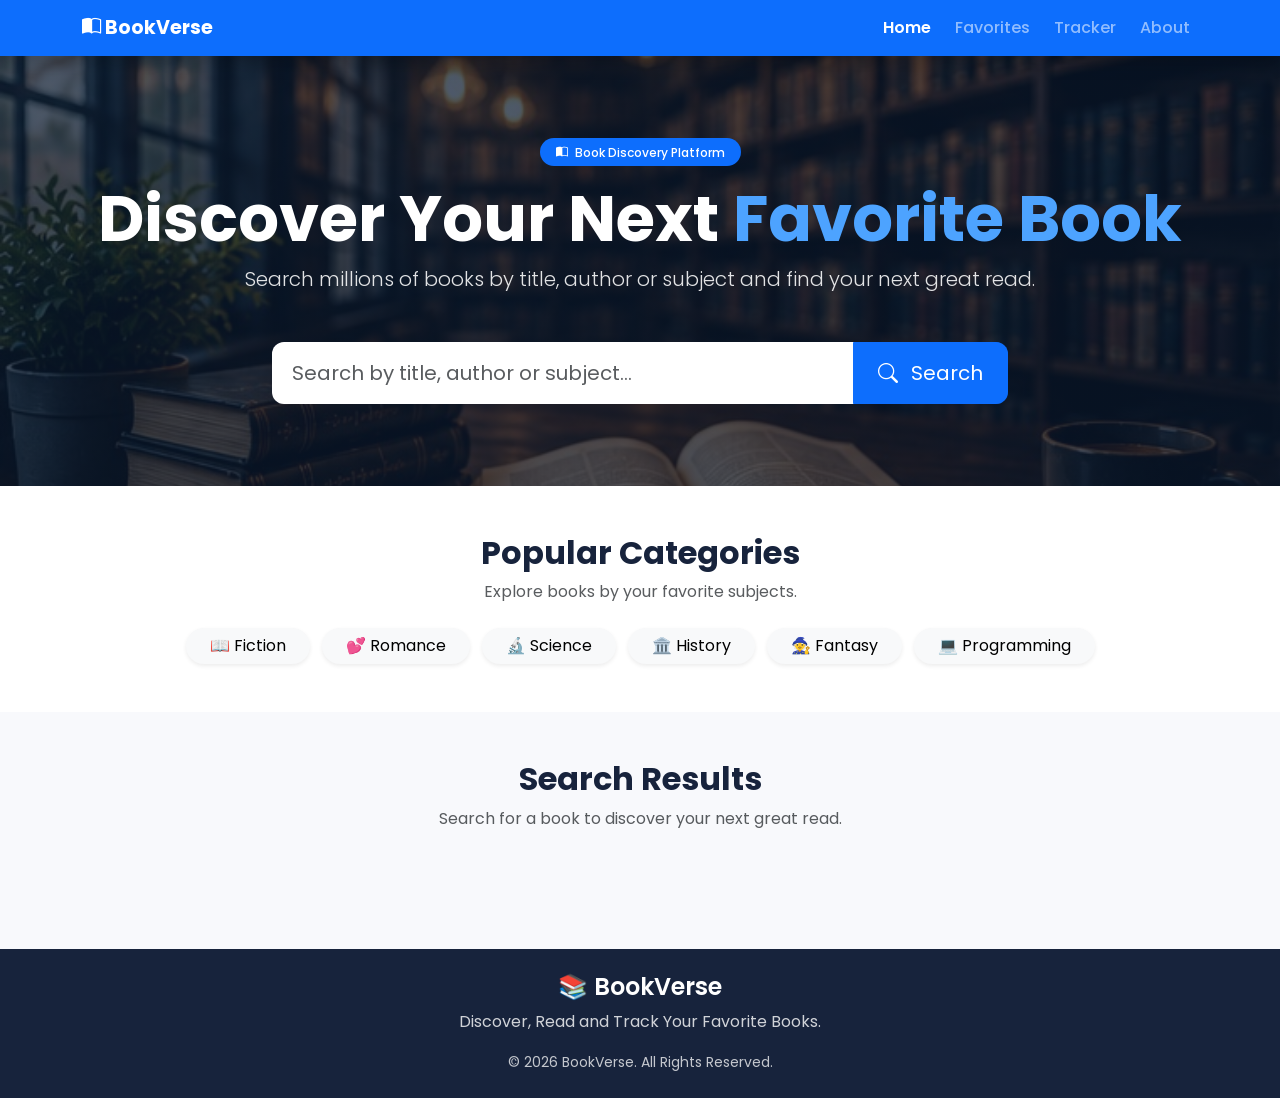
<file: Book tracker/index.html>
<!DOCTYPE html>
<html lang="en">

<head>

    <meta charset="UTF-8">
    <meta name="viewport" content="width=device-width, initial-scale=1.0">

    <title>BookVerse | Book Discovery and Reading Tracker</title>

    <!-- Google Font -->
    <link rel="preconnect" href="https://fonts.googleapis.com">
    <link rel="preconnect" href="https://fonts.gstatic.com" crossorigin>

    <link
        href="https://fonts.googleapis.com/css2?family=Poppins:wght@300;400;500;600;700&display=swap"
        rel="stylesheet">

    <!-- Bootstrap -->
    <link
        href="https://cdn.jsdelivr.net/npm/bootstrap@5.3.7/dist/css/bootstrap.min.css"
        rel="stylesheet">

    <!-- Bootstrap Icons -->
    <link
        rel="stylesheet"
        href="https://cdn.jsdelivr.net/npm/bootstrap-icons@1.13.1/font/bootstrap-icons.min.css">

    <!-- Main CSS -->
    <link rel="stylesheet" href="css/style.css">

</head>


<body>


    <!-- ================= NAVBAR ================= -->

    <header>

        <nav class="navbar navbar-expand-lg navbar-dark bg-primary shadow sticky-top">

            <div class="container">

                <a class="navbar-brand fw-bold" href="index.html">

                    <i class="bi bi-book-half"></i>
                    BookVerse

                </a>


                <!-- Mobile menu -->

                <button
                    class="navbar-toggler"
                    type="button"
                    data-bs-toggle="collapse"
                    data-bs-target="#navbarNav"
                    aria-controls="navbarNav"
                    aria-expanded="false"
                    aria-label="Toggle navigation">

                    <span class="navbar-toggler-icon"></span>

                </button>


                <!-- Navigation -->

                <div
                    class="collapse navbar-collapse"
                    id="navbarNav">

                    <ul class="navbar-nav ms-auto">


                        <li class="nav-item">

                            <a
                                class="nav-link active"
                                href="index.html">

                                Home

                            </a>

                        </li>


                        <li class="nav-item">

                            <a
                                class="nav-link"
                                href="favorites.html">

                                Favorites

                            </a>

                        </li>


                        <li class="nav-item">

                            <a
                                class="nav-link"
                                href="tracker.html">

                                Tracker

                            </a>

                        </li>


                        <li class="nav-item">

                            <a
                                class="nav-link"
                                href="about.html">

                                About

                            </a>

                        </li>


                    </ul>

                </div>

            </div>

        </nav>

    </header>


    <!-- ================= HERO SECTION ================= -->

    <section class="hero">

        <div class="container text-center">


            <div class="mb-3">

                <span class="badge bg-primary px-3 py-2">

                    <i class="bi bi-book-half me-1"></i>

                    Book Discovery Platform

                </span>

            </div>


            <h1 class="display-3 fw-bold">

                Discover Your Next

                <span class="text-primary">

                    Favorite Book

                </span>

            </h1>


            <p class="lead text-muted mb-5">

                Search millions of books by title, author or subject
                and find your next great read.

            </p>


            <!-- SEARCH -->

            <div class="row justify-content-center">

                <div class="col-md-9 col-lg-8">

                    <div class="input-group input-group-lg search-box">


                        <input
                            type="text"
                            id="searchInput"
                            class="form-control"
                            placeholder="Search by title, author or subject..."
                            aria-label="Search books by title, author or subject">


                        <button
                            class="btn btn-primary px-4"
                            id="searchBtn">

                            <i class="bi bi-search me-2"></i>

                            Search

                        </button>


                    </div>

                </div>

            </div>


        </div>

    </section>


    <!-- ================= CATEGORIES ================= -->

    <section class="categories py-5">

        <div class="container text-center">


            <h2 class="fw-bold mb-2">

                Popular Categories

            </h2>


            <p class="text-muted mb-4">

                Explore books by your favorite subjects.

            </p>


            <div class="category-buttons">


                <button
                    class="btn btn-light shadow-sm rounded-pill px-4 category-btn">

                    📖 Fiction

                </button>


                <button
                    class="btn btn-light shadow-sm rounded-pill px-4 category-btn">

                    💕 Romance

                </button>


                <button
                    class="btn btn-light shadow-sm rounded-pill px-4 category-btn">

                    🔬 Science

                </button>


                <button
                    class="btn btn-light shadow-sm rounded-pill px-4 category-btn">

                    🏛️ History

                </button>


                <button
                    class="btn btn-light shadow-sm rounded-pill px-4 category-btn">

                    🧙 Fantasy

                </button>


                <button
                    class="btn btn-light shadow-sm rounded-pill px-4 category-btn">

                    💻 Programming

                </button>


            </div>

        </div>

    </section>


    <!-- ================= BOOK RESULTS ================= -->

    <section class="container py-5">


        <div class="text-center mb-4">

            <h2 class="fw-bold">

                Search Results

            </h2>


            <p
                id="resultsMessage"
                class="text-muted">

                Search for a book to discover your next great read.

            </p>

        </div>


        <!-- Books are inserted here by app.js -->

        <div
            class="row g-4"
            id="bookContainer">

        </div>


    </section>


    <!-- ================= LOADING ================= -->

    <div
        id="loadingSpinner"
        class="text-center my-5"
        style="display: none;">

        <div
            class="spinner-border text-primary"
            role="status">

            <span class="visually-hidden">

                Loading...

            </span>

        </div>


        <p class="mt-3 text-muted">

            Finding books for you...

        </p>

    </div>


    <!-- ================= FOOTER ================= -->

    <footer class="text-center text-white py-4">


        <h4>

            📚 BookVerse

        </h4>


        <p>

            Discover, Read and Track Your Favorite Books.

        </p>


        <small>

            &copy; 2026 BookVerse. All Rights Reserved.

        </small>


    </footer>


    <!-- ================= FAVORITE TOAST ================= -->

    <div
        class="toast-container position-fixed top-0 end-0 p-3">


        <div
            id="favoriteToast"
            class="toast align-items-center text-bg-success border-0"
            role="alert">


            <div class="d-flex">


                <div class="toast-body">

                    <i class="bi bi-check-circle-fill me-2"></i>

                    Book added to Favorites!

                </div>


                <button
                    type="button"
                    class="btn-close btn-close-white me-2 m-auto"
                    data-bs-dismiss="toast"
                    aria-label="Close">

                </button>


            </div>

        </div>

    </div>


    <!-- ================= JAVASCRIPT ================= -->

    <script src="js/app.js"></script>

    <script
        src="https://cdn.jsdelivr.net/npm/bootstrap@5.3.7/dist/js/bootstrap.bundle.min.js">
    </script>


</body>

</html>
</file>
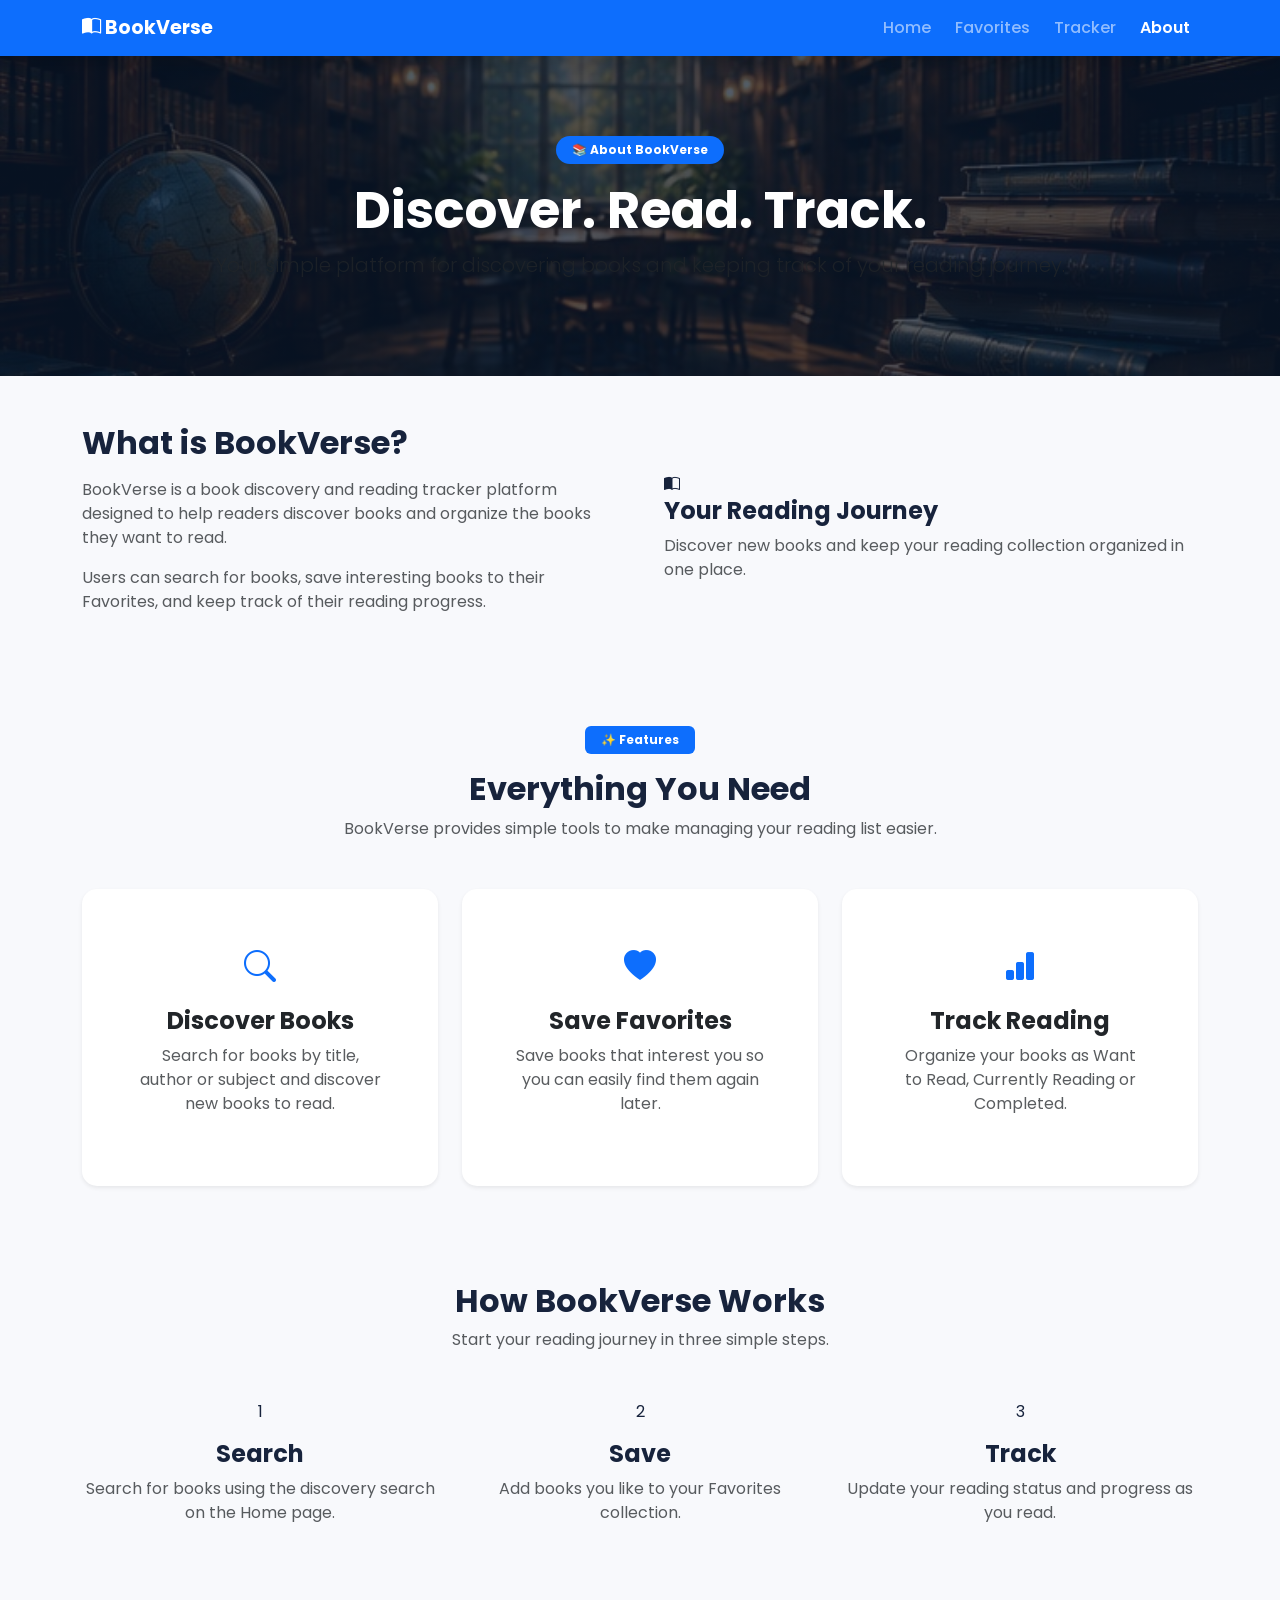
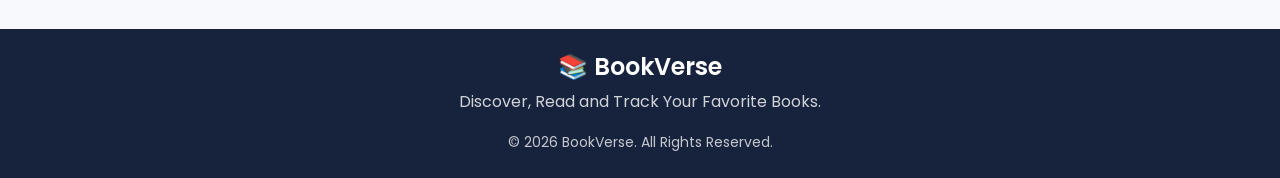
<file: Book tracker/about.html>
<!DOCTYPE html>
<html lang="en">

<head>

    <meta charset="UTF-8">
    <meta name="viewport" content="width=device-width, initial-scale=1.0">

    <title>About | BookVerse</title>

    <!-- Google Font -->
    <link rel="preconnect" href="https://fonts.googleapis.com">
    <link rel="preconnect" href="https://fonts.gstatic.com" crossorigin>

    <link
        href="https://fonts.googleapis.com/css2?family=Poppins:wght@300;400;500;600;700&display=swap"
        rel="stylesheet">

    <!-- Bootstrap -->
    <link
        href="https://cdn.jsdelivr.net/npm/bootstrap@5.3.7/dist/css/bootstrap.min.css"
        rel="stylesheet">

    <!-- Bootstrap Icons -->
    <link
        rel="stylesheet"
        href="https://cdn.jsdelivr.net/npm/bootstrap-icons@1.13.1/font/bootstrap-icons.min.css">

    <!-- Main CSS -->
    <link rel="stylesheet" href="css/style.css">

</head>

<body>

    <!-- ================= NAVBAR ================= -->

    <header>

        <nav class="navbar navbar-expand-lg navbar-dark bg-primary shadow sticky-top">

            <div class="container">

                <a class="navbar-brand fw-bold" href="index.html">

                    <i class="bi bi-book-half"></i>
                    BookVerse

                </a>


                <button
                    class="navbar-toggler"
                    type="button"
                    data-bs-toggle="collapse"
                    data-bs-target="#navbarNav">

                    <span class="navbar-toggler-icon"></span>

                </button>


                <div
                    class="collapse navbar-collapse"
                    id="navbarNav">

                    <ul class="navbar-nav ms-auto">

                        <li class="nav-item">

                            <a
                                class="nav-link"
                                href="index.html">

                                Home

                            </a>

                        </li>


                        <li class="nav-item">

                            <a
                                class="nav-link"
                                href="favorites.html">

                                Favorites

                            </a>

                        </li>


                        <li class="nav-item">

                            <a
                                class="nav-link"
                                href="tracker.html">

                                Tracker

                            </a>

                        </li>


                        <li class="nav-item">

                            <a
                                class="nav-link active"
                                href="about.html">

                                About

                            </a>

                        </li>

                    </ul>

                </div>

            </div>

        </nav>

    </header>


    <!-- ================= ABOUT HERO ================= -->

    <section class="about-hero">

        <div class="container text-center">

            <span class="badge bg-primary px-3 py-2 mb-3">

                📚 About BookVerse

            </span>


            <h1 class="fw-bold">

                Discover. Read. Track.

            </h1>


            <p class="lead text-muted">

                Your simple platform for discovering books
                and keeping track of your reading journey.

            </p>

        </div>

    </section>


    <!-- ================= ABOUT BOOKVERSE ================= -->

    <section class="container py-5">

        <div class="row align-items-center g-5">

            <div class="col-lg-6">

                <h2 class="fw-bold mb-3">

                    What is BookVerse?

                </h2>

                <p class="text-muted">

                    BookVerse is a book discovery and reading
                    tracker platform designed to help readers
                    discover books and organize the books they
                    want to read.

                </p>

                <p class="text-muted">

                    Users can search for books, save interesting
                    books to their Favorites, and keep track of
                    their reading progress.

                </p>

            </div>


            <div class="col-lg-6">

                <div class="about-highlight">

                    <div class="about-icon">

                        <i class="bi bi-book-half"></i>

                    </div>

                    <h4 class="fw-bold">

                        Your Reading Journey

                    </h4>

                    <p class="text-muted mb-0">

                        Discover new books and keep your reading
                        collection organized in one place.

                    </p>

                </div>

            </div>

        </div>

    </section>


    <!-- ================= FEATURES ================= -->

    <section class="about-features py-5">

        <div class="container">

            <div class="text-center mb-5">

                <span class="badge bg-primary px-3 py-2">

                    ✨ Features

                </span>

                <h2 class="fw-bold mt-3">

                    Everything You Need

                </h2>

                <p class="text-muted">

                    BookVerse provides simple tools to make
                    managing your reading list easier.

                </p>

            </div>


            <div class="row g-4">


                <!-- Feature 1 -->

                <div class="col-md-4">

                    <div class="card h-100 border-0 shadow-sm about-card">

                        <div class="card-body text-center p-4">

                            <div class="feature-icon">

                                <i class="bi bi-search"></i>

                            </div>

                            <h4 class="fw-bold mt-3">

                                Discover Books

                            </h4>

                            <p class="text-muted">

                                Search for books by title, author
                                or subject and discover new books
                                to read.

                            </p>

                        </div>

                    </div>

                </div>


                <!-- Feature 2 -->

                <div class="col-md-4">

                    <div class="card h-100 border-0 shadow-sm about-card">

                        <div class="card-body text-center p-4">

                            <div class="feature-icon">

                                <i class="bi bi-heart-fill"></i>

                            </div>

                            <h4 class="fw-bold mt-3">

                                Save Favorites

                            </h4>

                            <p class="text-muted">

                                Save books that interest you so
                                you can easily find them again
                                later.

                            </p>

                        </div>

                    </div>

                </div>


                <!-- Feature 3 -->

                <div class="col-md-4">

                    <div class="card h-100 border-0 shadow-sm about-card">

                        <div class="card-body text-center p-4">

                            <div class="feature-icon">

                                <i class="bi bi-bar-chart-fill"></i>

                            </div>

                            <h4 class="fw-bold mt-3">

                                Track Reading

                            </h4>

                            <p class="text-muted">

                                Organize your books as Want to
                                Read, Currently Reading or
                                Completed.

                            </p>

                        </div>

                    </div>

                </div>


            </div>

        </div>

    </section>


    <!-- ================= HOW IT WORKS ================= -->

    <section class="container py-5">

        <div class="text-center mb-5">

            <h2 class="fw-bold">

                How BookVerse Works

            </h2>

            <p class="text-muted">

                Start your reading journey in three simple steps.

            </p>

        </div>


        <div class="row g-4">


            <div class="col-md-4">

                <div class="step-card text-center">

                    <div class="step-number">

                        1

                    </div>

                    <h4 class="fw-bold mt-3">

                        Search

                    </h4>

                    <p class="text-muted">

                        Search for books using the discovery
                        search on the Home page.

                    </p>

                </div>

            </div>


            <div class="col-md-4">

                <div class="step-card text-center">

                    <div class="step-number">

                        2

                    </div>

                    <h4 class="fw-bold mt-3">

                        Save

                    </h4>

                    <p class="text-muted">

                        Add books you like to your Favorites
                        collection.

                    </p>

                </div>

            </div>


            <div class="col-md-4">

                <div class="step-card text-center">

                    <div class="step-number">

                        3

                    </div>

                    <h4 class="fw-bold mt-3">

                        Track

                    </h4>

                    <p class="text-muted">

                        Update your reading status and progress
                        as you read.

                    </p>

                </div>

            </div>


        </div>

    </section>


    <!-- ================= FOOTER ================= -->

    <footer class="text-center text-white py-4">

        <h4>

            📚 BookVerse

        </h4>

        <p>

            Discover, Read and Track Your Favorite Books.

        </p>

        <small>

            &copy; 2026 BookVerse. All Rights Reserved.

        </small>

    </footer>


    <!-- Bootstrap JS -->

    <script
        src="https://cdn.jsdelivr.net/npm/bootstrap@5.3.7/dist/js/bootstrap.bundle.min.js">
    </script>

</body>

</html>
</file>
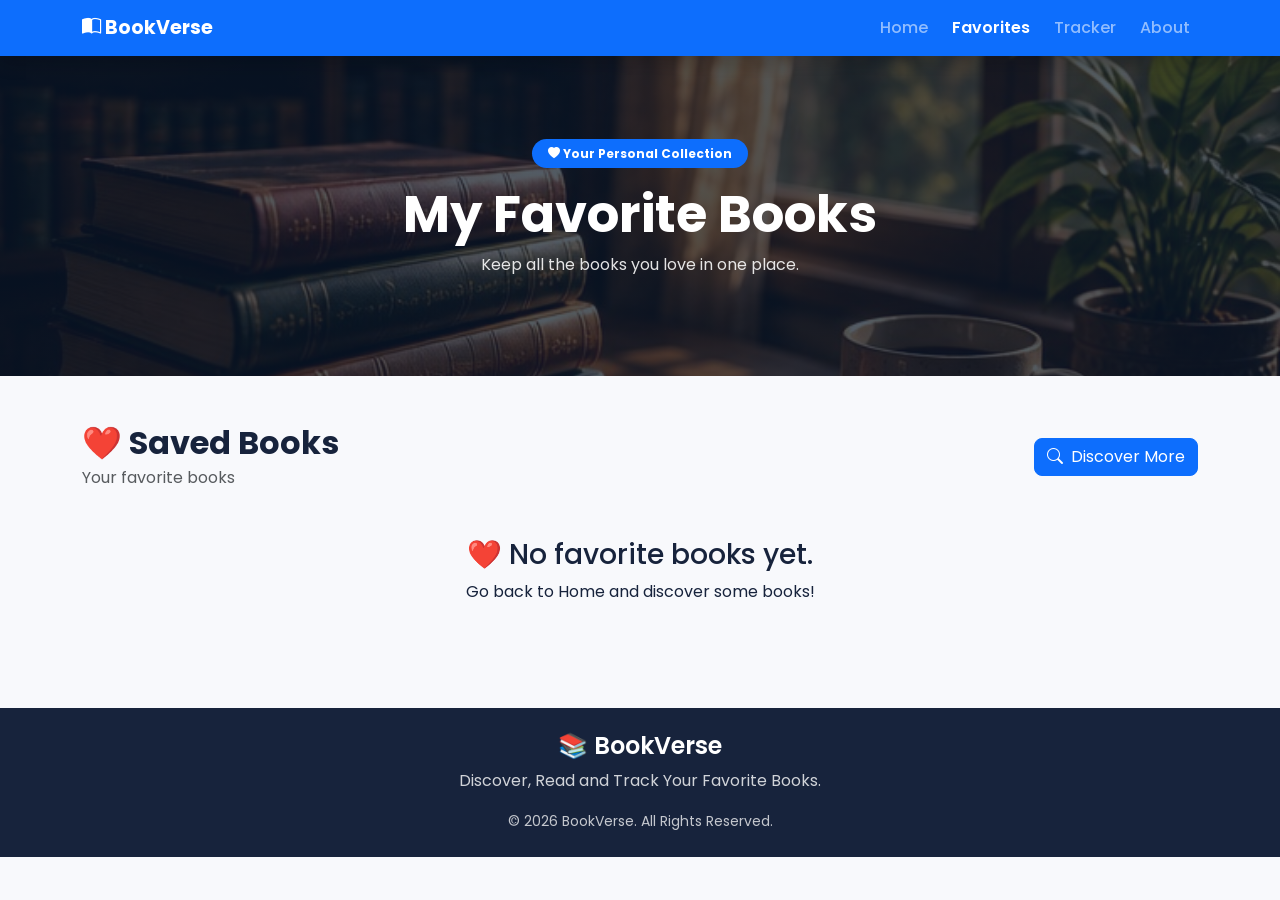
<file: Book tracker/favorites.html>
<!DOCTYPE html>
<html lang="en">

<head>

    <meta charset="UTF-8">
    <meta name="viewport" content="width=device-width, initial-scale=1.0">

    <title>Favorites | BookVerse</title>

    <!-- Google Font -->
    <link rel="preconnect" href="https://fonts.googleapis.com">
    <link rel="preconnect" href="https://fonts.gstatic.com" crossorigin>

    <link
        href="https://fonts.googleapis.com/css2?family=Poppins:wght@300;400;500;600;700&display=swap"
        rel="stylesheet">

    <!-- Bootstrap -->
    <link
        href="https://cdn.jsdelivr.net/npm/bootstrap@5.3.7/dist/css/bootstrap.min.css"
        rel="stylesheet">

    <!-- Bootstrap Icons -->
    <link
        rel="stylesheet"
        href="https://cdn.jsdelivr.net/npm/bootstrap-icons@1.13.1/font/bootstrap-icons.min.css">

    <!-- Main CSS -->
    <link rel="stylesheet" href="css/style.css">

</head>


<body>


    <!-- ================= NAVBAR ================= -->

    <header>

        <nav class="navbar navbar-expand-lg navbar-dark bg-primary shadow sticky-top">

            <div class="container">

                <a class="navbar-brand fw-bold" href="index.html">

                    <i class="bi bi-book-half"></i>
                    BookVerse

                </a>


                <button
                    class="navbar-toggler"
                    type="button"
                    data-bs-toggle="collapse"
                    data-bs-target="#navbarNav"
                    aria-controls="navbarNav"
                    aria-expanded="false"
                    aria-label="Toggle navigation">

                    <span class="navbar-toggler-icon"></span>

                </button>


                <div
                    class="collapse navbar-collapse"
                    id="navbarNav">

                    <ul class="navbar-nav ms-auto">


                        <li class="nav-item">

                            <a
                                class="nav-link"
                                href="index.html">

                                Home

                            </a>

                        </li>


                        <li class="nav-item">

                            <a
                                class="nav-link active"
                                href="favorites.html">

                                Favorites

                            </a>

                        </li>


                        <li class="nav-item">

                            <a
                                class="nav-link"
                                href="tracker.html">

                                Tracker

                            </a>

                        </li>


                        <li class="nav-item">

                            <a
                                class="nav-link"
                                href="about.html">

                                About

                            </a>

                        </li>


                    </ul>

                </div>

            </div>

        </nav>

    </header>


    <!-- ================= FAVORITES HERO ================= -->

    <section class="favorites-hero">

        <div class="container text-center">

            <span class="badge bg-primary px-3 py-2 mb-3">

                <i class="bi bi-heart-fill"></i>
                Your Personal Collection

            </span>


            <h1 class="fw-bold">

                My Favorite Books

            </h1>


            <p class="text-muted">

                Keep all the books you love in one place.

            </p>

        </div>

    </section>


    <!-- ================= FAVORITES CONTENT ================= -->

    <main class="container py-5">


        <!-- Section heading -->

        <div
            class="favorites-heading d-flex justify-content-between align-items-center mb-4">


            <div>

                <h2 class="fw-bold mb-1">

                    ❤️ Saved Books

                </h2>


                <p
                    id="favoriteCount"
                    class="text-muted mb-0">

                    Your favorite books

                </p>

            </div>


            <a
                href="index.html"
                class="btn btn-primary">

                <i class="bi bi-search me-1"></i>

                Discover More

            </a>

        </div>


        <!-- Favorite books -->

        <div
            id="favoritesContainer"
            class="row g-4">

        </div>


    </main>


    <!-- ================= FOOTER ================= -->

    <footer class="text-center text-white py-4">

        <h4>

            📚 BookVerse

        </h4>


        <p>

            Discover, Read and Track Your Favorite Books.

        </p>


        <small>

            &copy; 2026 BookVerse. All Rights Reserved.

        </small>

    </footer>


    <!-- Bootstrap JS -->

    <script
        src="https://cdn.jsdelivr.net/npm/bootstrap@5.3.7/dist/js/bootstrap.bundle.min.js">
    </script>


    <!-- Favorites JS -->

    <script src="js/favorites.js"></script>


</body>

</html>
</file>
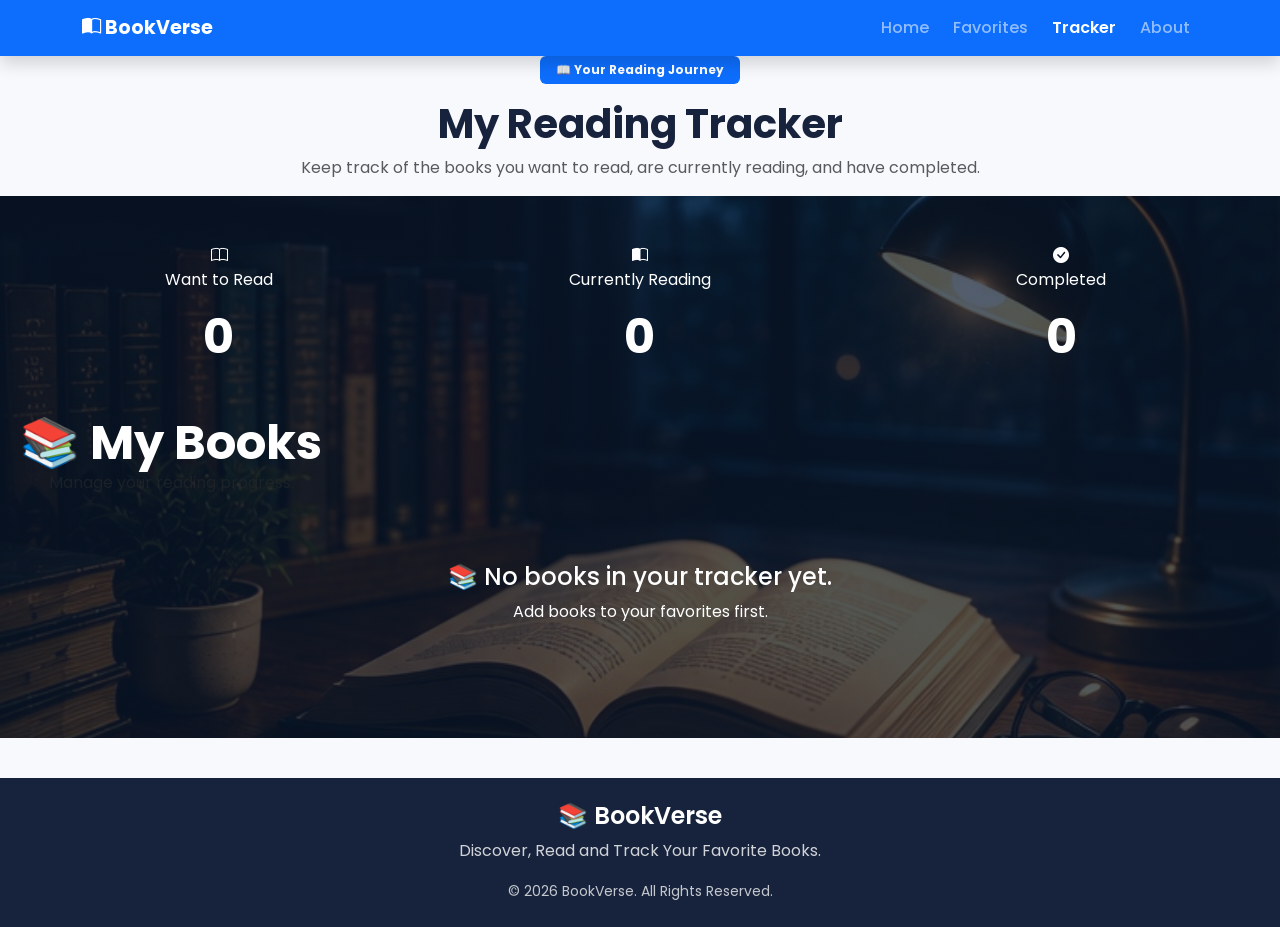
<file: Book tracker/tracker.html>
<!DOCTYPE html>
<html lang="en">

<head>

    <meta charset="UTF-8">
    <meta name="viewport" content="width=device-width, initial-scale=1.0">

    <title>Reading Tracker | BookVerse</title>

    <!-- Google Font -->
    <link rel="preconnect" href="https://fonts.googleapis.com">
    <link rel="preconnect" href="https://fonts.gstatic.com" crossorigin>

    <link
        href="https://fonts.googleapis.com/css2?family=Poppins:wght@300;400;500;600;700&display=swap"
        rel="stylesheet">

    <!-- Bootstrap CSS -->
    <link
        href="https://cdn.jsdelivr.net/npm/bootstrap@5.3.7/dist/css/bootstrap.min.css"
        rel="stylesheet">

    <!-- Bootstrap Icons -->
    <link
        rel="stylesheet"
        href="https://cdn.jsdelivr.net/npm/bootstrap-icons@1.13.1/font/bootstrap-icons.min.css">

    <!-- Main CSS -->
    <link rel="stylesheet" href="css/style.css">

</head>

<body>


    <!-- ================= NAVBAR ================= -->

    <nav class="navbar navbar-expand-lg navbar-dark bg-primary shadow sticky-top">

        <div class="container">

            <a class="navbar-brand fw-bold" href="index.html">

                <i class="bi bi-book-half"></i>
                BookVerse

            </a>


            <!-- Mobile Menu Button -->

            <button
                class="navbar-toggler"
                type="button"
                data-bs-toggle="collapse"
                data-bs-target="#navbarNav"
                aria-controls="navbarNav"
                aria-expanded="false"
                aria-label="Toggle navigation">

                <span class="navbar-toggler-icon"></span>

            </button>


            <!-- Navigation Links -->

            <div
                class="collapse navbar-collapse"
                id="navbarNav">

                <ul class="navbar-nav ms-auto">

                    <li class="nav-item">

                        <a
                            class="nav-link"
                            href="index.html">

                            Home

                        </a>

                    </li>


                    <li class="nav-item">

                        <a
                            class="nav-link"
                            href="favorites.html">

                            Favorites

                        </a>

                    </li>


                    <li class="nav-item">

                        <a
                            class="nav-link active"
                            href="tracker.html">

                            Tracker

                        </a>

                    </li>


                    <li class="nav-item">

                        <a
                            class="nav-link"
                            href="about.html">

                            About

                        </a>

                    </li>

                </ul>

            </div>

        </div>

    </nav>


    <!-- ================= TRACKER HERO ================= -->

    <section class="tracker-hero">

        <div class="container text-center">

            <span class="badge bg-primary px-3 py-2 mb-3">

                📖 Your Reading Journey

            </span>


            <h1 class="fw-bold">

                My Reading Tracker

            </h1>


            <p class="text-muted">

                Keep track of the books you want to read,
                are currently reading, and have completed.

            </p>

        </div>

    </section>


    <!-- ================= MAIN CONTENT ================= -->

    <main class="container py-5">


        <!-- ================= STATISTICS ================= -->

        <div class="row g-4 mb-5">


            <!-- Want to Read -->

            <div class="col-md-4">

                <div class="tracker-stat-card">

                    <div class="tracker-stat-icon want-icon">

                        <i class="bi bi-book"></i>

                    </div>

                    <div>

                        <p class="tracker-stat-title">

                            Want to Read

                        </p>

                        <h2 id="wantCount">

                            0

                        </h2>

                    </div>

                </div>

            </div>


            <!-- Currently Reading -->

            <div class="col-md-4">

                <div class="tracker-stat-card">

                    <div class="tracker-stat-icon reading-icon">

                        <i class="bi bi-book-half"></i>

                    </div>

                    <div>

                        <p class="tracker-stat-title">

                            Currently Reading

                        </p>

                        <h2 id="readingCount">

                            0

                        </h2>

                    </div>

                </div>

            </div>


            <!-- Completed -->

            <div class="col-md-4">

                <div class="tracker-stat-card">

                    <div class="tracker-stat-icon completed-icon">

                        <i class="bi bi-check-circle-fill"></i>

                    </div>

                    <div>

                        <p class="tracker-stat-title">

                            Completed

                        </p>

                        <h2 id="completedCount">

                            0

                        </h2>

                    </div>

                </div>

            </div>


        </div>


        <!-- ================= MY BOOKS ================= -->

        <div class="d-flex justify-content-between align-items-center mb-4">

            <div>

                <h2 class="fw-bold mb-1">

                    📚 My Books

                </h2>

                <p class="text-muted mb-0">

                    Manage your reading progress.

                </p>

            </div>

        </div>


        <!-- ================= BOOKS ================= -->

        <div
            id="trackerContainer"
            class="row g-4">

        </div>


    </main>


    <!-- ================= FOOTER ================= -->

    <footer class="text-center text-white py-4">

        <h4>

            📚 BookVerse

        </h4>


        <p>

            Discover, Read and Track Your Favorite Books.

        </p>


        <small>

            &copy; 2026 BookVerse. All Rights Reserved.

        </small>

    </footer>


    <!-- ================= BOOTSTRAP JS ================= -->

    <script
        src="https://cdn.jsdelivr.net/npm/bootstrap@5.3.7/dist/js/bootstrap.bundle.min.js">
    </script>


    <!-- ================= TRACKER JS ================= -->

    <script src="js/tracker.js"></script>


</body>

</html>
</file>
<file: Book tracker/css/style.css>
/* =========================================================
   BOOKVERSE - FINAL WEBSITE STYLES
   ========================================================= */

/* ================= GENERAL ================= */

* {
    box-sizing: border-box;
}

html {
    scroll-behavior: smooth;
}

body {
    margin: 0;
    font-family: 'Poppins', sans-serif;
    background: #f8f9fc;
    color: #17233c;
}

a {
    text-decoration: none;
}

img {
    max-width: 100%;
}


/* =========================================================
   NAVBAR
   ========================================================= */

.navbar {
    box-shadow: 0 4px 15px rgba(0, 0, 0, 0.12);
}

.navbar-brand {
    font-size: 1.2rem;
    font-weight: 700;
}

.navbar .nav-link {
    font-weight: 500;
    margin-left: 8px;
    transition: all 0.25s ease;
}

.navbar .nav-link:hover {
    opacity: 0.8;
    transform: translateY(-1px);
}

.navbar .nav-link.active {
    font-weight: 600;
}


/* =========================================================
   HOME PAGE
   ========================================================= */

/* Main Home hero */

.hero {
    position: relative;
    min-height: 430px;

    display: flex;
    align-items: center;

    background-image:
        linear-gradient(
            rgba(10, 25, 47, 0.72),
            rgba(10, 25, 47, 0.72)
        ),
        url("../images/home-bg.jpg");

    background-size: cover;
    background-position: center;
    background-repeat: no-repeat;

    color: white;
}

.hero h1 {
    font-size: clamp(2.2rem, 5vw, 4rem);
    line-height: 1.15;
    color: white;
}

.hero h1 .text-primary {
    color: #4da3ff !important;
}

.hero p {
    color: rgba(255, 255, 255, 0.88) !important;
}

.hero .badge {
    font-weight: 500;
    border-radius: 20px;
}

.hero .input-group {
    border-radius: 12px;
    overflow: hidden;
}

.hero .form-control {
    border: none;
    padding: 16px 20px;
}

.hero .form-control:focus {
    box-shadow: none;
}

.hero .btn-primary {
    padding-left: 28px;
    padding-right: 28px;
}


/* =========================================================
   CATEGORIES
   ========================================================= */

.categories {
    padding: 45px 20px 35px;
    text-align: center;
    background: #ffffff;
}

.categories h2 {
    font-weight: 600;
    margin-bottom: 25px;
}

.category-buttons {
    display: flex;
    justify-content: center;
    align-items: center;
    flex-wrap: wrap;
    gap: 12px;
}

.category-btn {
    border: none;
    transition: all 0.25s ease;
}

.category-btn:hover {
    transform: translateY(-4px);
    box-shadow: 0 8px 18px rgba(0, 0, 0, 0.12) !important;
}


/* =========================================================
   SEARCH RESULTS
   ========================================================= */

#bookContainer {
    padding-bottom: 30px;
}

#bookContainer .card {
    border: none;
    border-radius: 14px;
    overflow: hidden;
    transition: all 0.3s ease;
    background: #ffffff;
}

#bookContainer .card:hover {
    transform: translateY(-7px);
    box-shadow: 0 15px 30px rgba(0, 0, 0, 0.12) !important;
}

#bookContainer .card-img-top {
    transition: transform 0.3s ease;
}

#bookContainer .card:hover .card-img-top {
    transform: scale(1.02);
}

#bookContainer .card-title {
    font-weight: 600;
    line-height: 1.4;
}

#bookContainer .text-muted {
    font-size: 0.9rem;
}


/* =========================================================
   FAVORITES PAGE
   ========================================================= */

.favorites-hero {
    position: relative;
    min-height: 320px;

    display: flex;
    align-items: center;
    justify-content: center;

    background-image:
        linear-gradient(
            rgba(10, 25, 47, 0.70),
            rgba(10, 25, 47, 0.70)
        ),
        url("../images/favorites-bg.jpg");

    background-size: cover;
    background-position: center;
    background-repeat: no-repeat;

    color: white;
}

.favorites-hero h1 {
    font-size: clamp(2rem, 4vw, 3.2rem);
    color: white;
}

.favorites-hero p {
    color: rgba(255, 255, 255, 0.88) !important;
}

.favorites-hero .badge {
    border-radius: 20px;
}


/* Favorite cards */

#favoritesContainer .card {
    border: none;
    border-radius: 14px;
    overflow: hidden;
    background: white;
    transition: all 0.3s ease;
}

#favoritesContainer .card:hover {
    transform: translateY(-7px);
    box-shadow: 0 15px 30px rgba(0, 0, 0, 0.12) !important;
}

#favoritesContainer .card img {
    object-fit: cover;
}

#favoritesContainer .card h5 {
    font-weight: 600;
}


/* =========================================================
   TRACKER PAGE
   ========================================================= */

/*
   Your current tracker.html does not have a tracker hero
   section. This makes the heading area at the top of the
   tracker page look like a hero using the tracker image.
*/

body:has(#trackerContainer) {
    background: #f8f9fc;
}


/* Tracker heading area */

body:has(#trackerContainer) > .container:first-of-type {
    position: relative;

    max-width: 100% !important;

    margin: 0 !important;
    padding: 75px 20px;

    text-align: center;

    background-image:
        linear-gradient(
            rgba(10, 25, 47, 0.70),
            rgba(10, 25, 47, 0.70)
        ),
        url("../images/tracker-bg.jpg");

    background-size: cover;
    background-position: center;
    background-repeat: no-repeat;

    color: white;
}

body:has(#trackerContainer) > .container:first-of-type h2 {
    margin: 0 !important;
    color: white;
    font-size: clamp(2rem, 4vw, 3rem);
}


/* Tracker statistics */

body:has(#trackerContainer) .row.text-center {
    max-width: 1200px;
    margin: 40px auto !important;
    padding: 0 15px;
}

body:has(#trackerContainer) .row.text-center .card {
    border: none;
    border-radius: 14px;
    transition: all 0.25s ease;
}

body:has(#trackerContainer) .row.text-center .card:hover {
    transform: translateY(-4px);
    box-shadow: 0 10px 25px rgba(0, 0, 0, 0.10) !important;
}

#wantCount,
#readingCount,
#completedCount {
    font-size: 2rem;
    font-weight: 700;
}


/* Tracker books */

#trackerContainer {
    max-width: 1400px;
    margin-left: auto;
    margin-right: auto;
    padding: 20px 15px 50px;
}

#trackerContainer .card {
    border: none;
    border-radius: 14px;
    overflow: hidden;
    background: white;
    transition: all 0.3s ease;
}

#trackerContainer .card:hover {
    transform: translateY(-6px);
    box-shadow: 0 15px 30px rgba(0, 0, 0, 0.12);
}

#trackerContainer .card-img-top {
    object-fit: cover;
}

#trackerContainer .card-title {
    font-weight: 600;
    line-height: 1.4;
}

#trackerContainer .form-select {
    border-radius: 8px;
}

#trackerContainer input[type="range"] {
    width: 100%;
    accent-color: #0d6efd;
}


/* =========================================================
   ABOUT PAGE
   ========================================================= */

.about-hero {
    position: relative;
    min-height: 320px;

    display: flex;
    align-items: center;
    justify-content: center;

    background-image:
        linear-gradient(
            rgba(10, 25, 47, 0.70),
            rgba(10, 25, 47, 0.70)
        ),
        url("../images/about-bg.jpg");

    background-size: cover;
    background-position: center;
    background-repeat: no-repeat;

    color: white;
}

.about-hero h1 {
    font-size: clamp(2rem, 4vw, 3.2rem);
    color: white;
}

.about-hero p {
    color: rgba(255, 255, 255, 0.88);
}

.about-hero .badge {
    border-radius: 20px;
}


/* =========================================================
   ABOUT PAGE CONTENT
   ========================================================= */

.about-section {
    padding: 70px 20px;
    background: #ffffff;
}

.about-section h2 {
    font-weight: 700;
}

.about-section p {
    line-height: 1.8;
    color: #5f6b7a;
}


/* About cards */

.about-card {
    height: 100%;
    padding: 30px;
    border-radius: 15px;
    background: white;
    box-shadow: 0 8px 25px rgba(0, 0, 0, 0.08);
    transition: all 0.3s ease;
}

.about-card:hover {
    transform: translateY(-5px);
}

.about-card i {
    font-size: 2rem;
    color: #0d6efd;
}


/* =========================================================
   BUTTONS
   ========================================================= */

.btn {
    border-radius: 8px;
    transition: all 0.25s ease;
}

.btn-primary:hover {
    transform: translateY(-2px);
}

.btn-danger:hover {
    transform: translateY(-2px);
}

.btn-success:hover {
    transform: translateY(-2px);
}


/* =========================================================
   LOADING
   ========================================================= */

.loading {
    text-align: center;
    padding: 50px;
}

.spinner {
    width: 40px;
    height: 40px;

    margin: auto;

    border: 4px solid #e5e7eb;
    border-top: 4px solid #0d6efd;

    border-radius: 50%;

    animation: spin 0.8s linear infinite;
}

@keyframes spin {
    to {
        transform: rotate(360deg);
    }
}


/* =========================================================
   FOOTER
   ========================================================= */

footer {
    background: #17233c;
    color: white;
    text-align: center;
    padding: 45px 20px;
    margin-top: 40px;
}

footer h3,
footer h4 {
    font-weight: 600;
}

footer p {
    color: rgba(255, 255, 255, 0.80);
}

footer small {
    color: rgba(255, 255, 255, 0.75);
}


/* =========================================================
   MOBILE RESPONSIVENESS
   ========================================================= */

@media (max-width: 768px) {

    .hero {
        min-height: 400px;
        padding: 60px 15px !important;
    }

    .hero h1 {
        font-size: 2.3rem;
    }

    .hero p {
        font-size: 1rem;
    }

    .category-buttons {
        gap: 8px;
    }

    .category-btn {
        font-size: 0.9rem;
        padding-left: 15px !important;
        padding-right: 15px !important;
    }

    .favorites-hero {
        min-height: 270px;
        padding: 50px 15px;
    }

    .about-hero {
        min-height: 270px;
        padding: 50px 15px;
    }

    body:has(#trackerContainer) > .container:first-of-type {
        padding: 55px 15px;
    }

    body:has(#trackerContainer) > .container:first-of-type h2 {
        font-size: 2.2rem;
    }

    body:has(#trackerContainer) .row.text-center {
        margin-top: 25px !important;
    }

}


/* =========================================================
   EXTRA SMALL SCREENS
   ========================================================= */

@media (max-width: 480px) {

    .hero h1 {
        font-size: 2rem;
    }

    .hero .input-group {
        display: flex;
        flex-direction: column;
    }

    .hero .form-control {
        border-radius: 8px !important;
        margin-bottom: 8px;
    }

    .hero .btn {
        border-radius: 8px !important;
    }

    .favorites-hero h1,
    .about-hero h1 {
        font-size: 2rem;
    }

}
</file>
